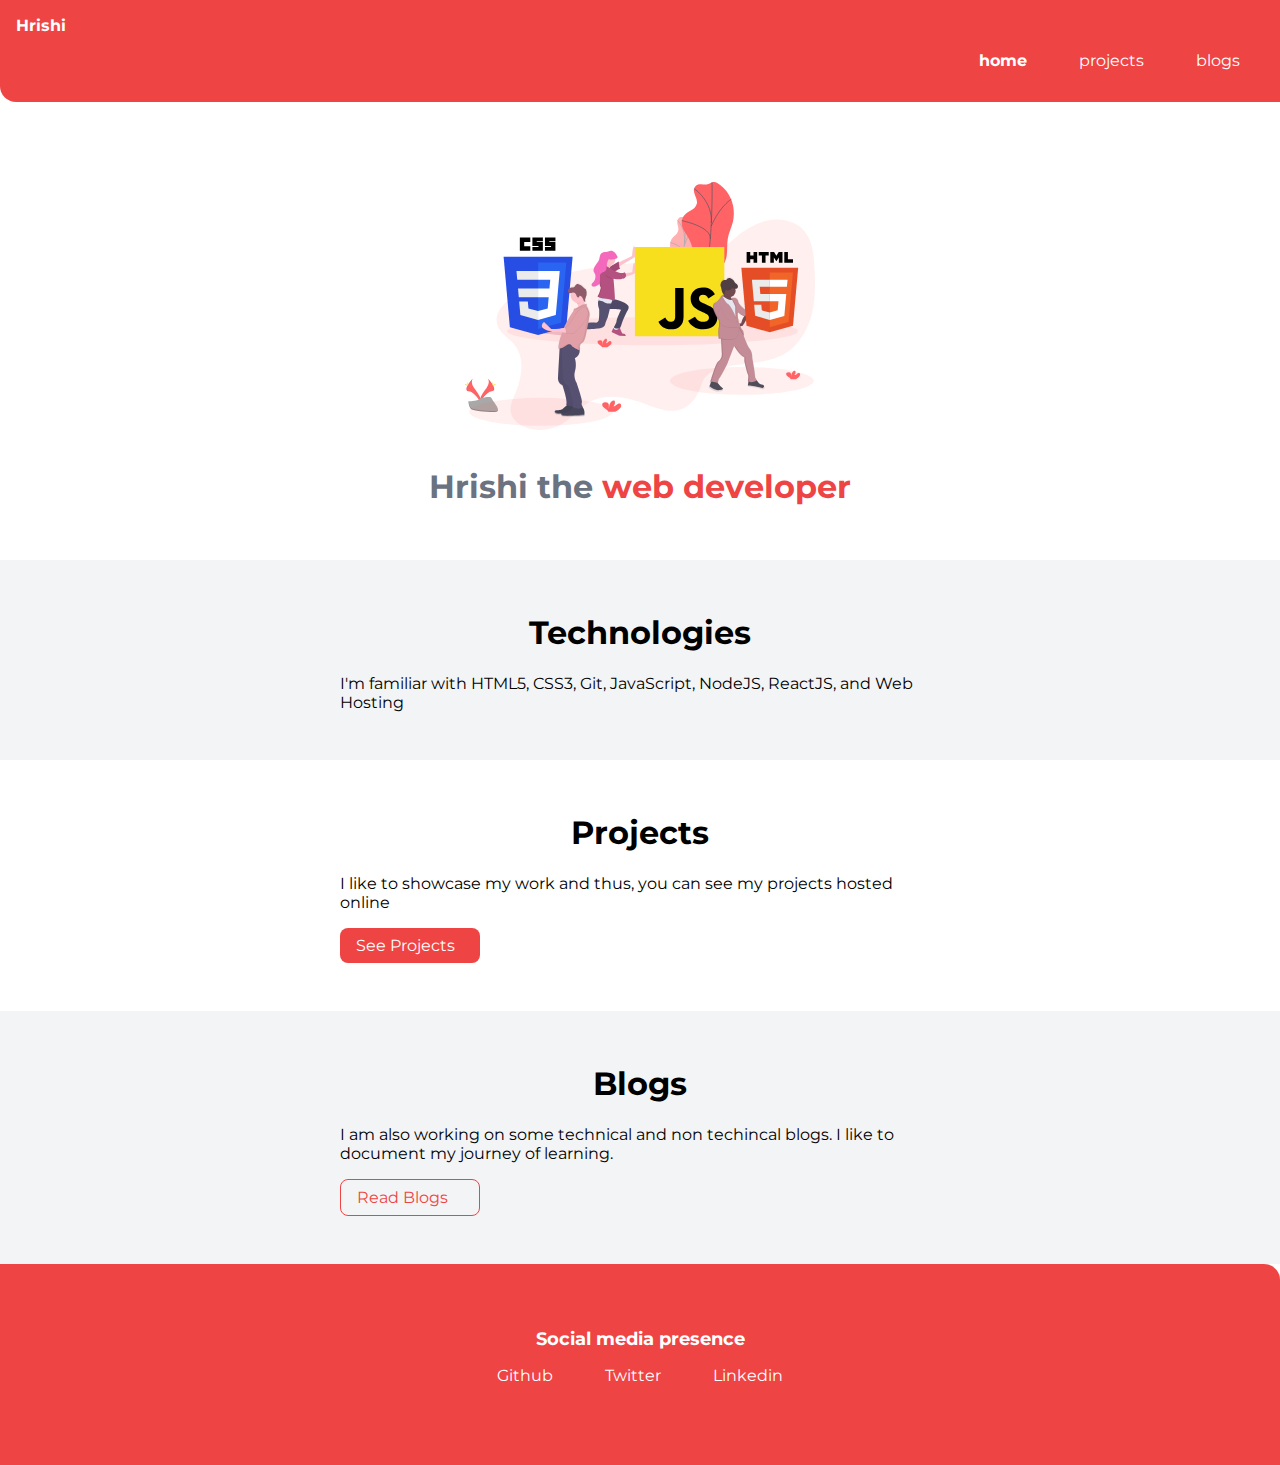
<file: index.html>
<!DOCTYPE html>
<html lang="en">
  <head>
    <meta charset="UTF-8" />
    <meta http-equiv="X-UA-Compatible" content="IE=edge" />
    <meta name="viewport" content="width=device-width, initial-scale=1.0" />
    <link href="styles.css" rel="stylesheet" />
    <title>Home | Hrishi</title>
  </head>
  <body>
    <nav class="navigation container">
      <div class="nav-brand">Hrishi</div>
      <ul class="list-non-bullet nav-pills">
        <li class="list-item-inline">
          <a class="link link-active" href="/">home</a>
        </li>
        <li class="list-item-inline">
          <a class="link" href="/projects.html">projects</a>
        </li>
        <li class="list-item-inline">
          <a class="link" href="/blogs.html">blogs</a>
        </li>
      </ul>
    </nav>

    <header class="hero">
      <img class="hero-img" src="images/hero.svg" />
      <h1 class="hero-heading">
        Hrishi the <span class="heading-inverted"> web developer</span>
      </h1>
    </header>

    <section class="section ow">
      <div class="container container-center">
        <h1>Technologies</h1>
        <p>
          I'm familiar with HTML5, CSS3, Git, JavaScript, NodeJS, ReactJS, and
          Web Hosting
        </p>
      </div>
    </section>

    <section class="section">
      <div class="container container-center">
        <h1>Projects</h1>
        <p>
          I like to showcase my work and thus, you can see my projects hosted
          online
        </p>
        <a class="link link-primary" href="/projects.html">See Projects</a>
      </div>
    </section>

    <section class="section ow">
      <div class="container container-center">
        <h1>Blogs</h1>
        <p>
          I am also working on some technical and non techincal blogs. I like to
          document my journey of learning.
        </p>
        <a class="link link-secondary" href="/blogs.html">Read Blogs</a>
      </div>
    </section>
    </div>
    
    <div>

    </div>

    <footer class="footer">
      <div class="footer-header">Social media presence</div>
      <ul class="social-links list-non-bullet">
        <li class="list-item-inline">
          <a class="link" href="https://github.com/hrishikeshmane"> Github </a>
        </li>
        <li class="list-item-inline">
          <a class="link" href="https://twitter.com/ihrishi_"> Twitter </a>
        </li>
        <li class="list-item-inline">
          <a
            class="link"
            href="https://www.linkedin.com/in/hrishikesh-mane-755bab16a/"
          >
            Linkedin
          </a>
        </li>
      </ul>
    </footer>
  </body>
</html>
</file>
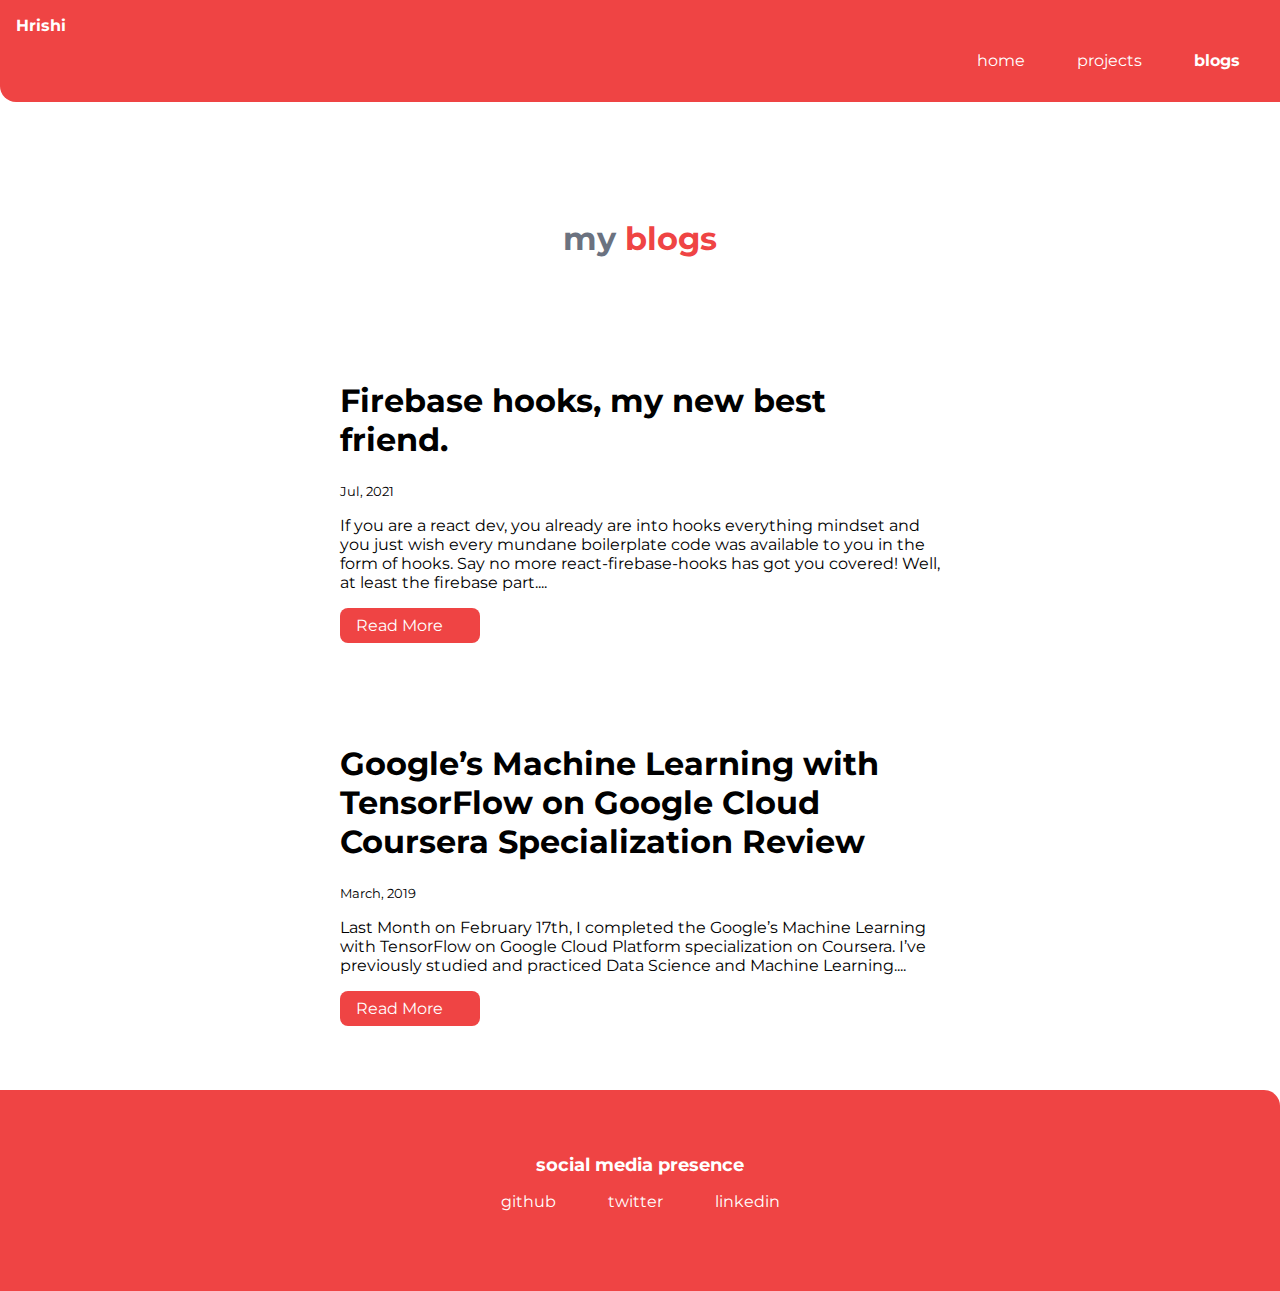
<file: blogs.html>
<!DOCTYPE html>
<html lang="en">
  <head>
    <meta charset="UTF-8" />
    <meta name="viewport" content="width=device-width, initial-scale=1.0" />
    <link href="styles.css" rel="stylesheet" />
    <title>Blogs | Hrishi</title>
  </head>
  <body>
    <nav class="navigation container">
      <div class="nav-brand">Hrishi</div>
      <ul class="list-non-bullet nav-pills">
        <li class="list-item-inline">
          <a class="link" href="/">home</a>
        </li>
        <li class="list-item-inline">
          <a class="link" href="/projects.html">projects</a>
        </li>
        <li class="list-item-inline">
          <a class="link link-active" href="/blogs.html">blogs</a>
        </li>
      </ul>
    </nav>
    <header class="hero">
      <h1 class="hero-heading">
        my <span class="heading-inverted"> blogs</span>
      </h1>
    </header>

    <ul class="list-non-bullet">
      <li>
        <article class="showcase-list container container-center">
          <h1>Firebase hooks, my new best friend.</h1>
          <small>Jul, 2021</small>
          <p>
           If you are a react dev, you already are into hooks everything mindset and you just wish every mundane boilerplate code was available to you in the form of hooks. Say no more react-firebase-hooks has got you covered! Well, at least the firebase part....
          </p>

          <a
            class="link link-primary"
            href="/blogs/blog2.html"
            >Read More</a
          >
        </article>
      </li>

      <li>
        <article class="showcase-list container container-center">
          <h1>Google’s Machine Learning with TensorFlow on Google Cloud Coursera Specialization Review</h1>
          <small>March, 2019</small>
          <p>
           Last Month on February 17th, I completed the Google’s Machine Learning with TensorFlow on Google Cloud Platform specialization on Coursera. I’ve previously studied and practiced Data Science and Machine Learning....
          </p>

          <a
            class="link link-primary"
            href="/blogs/blog1.html"
            >Read More</a
          >
        </article>
      </li>
    </ul>

    <footer class="footer">
      <div class="footer-header">social media presence</div>
      <ul class="social-links list-non-bullet">
        <li class="list-item-inline">
          <a class="link" href="https://github.com/tanaypratap"> github </a>
        </li>
        <li class="list-item-inline">
          <a class="link" href="https://twitter.com/tanaypratap"> twitter </a>
        </li>
        <li class="list-item-inline">
          <a class="link" href="https://linkedin.com/in/tanaypratap">
            linkedin
          </a>
        </li>
      </ul>
  </body>
</html>
</file>
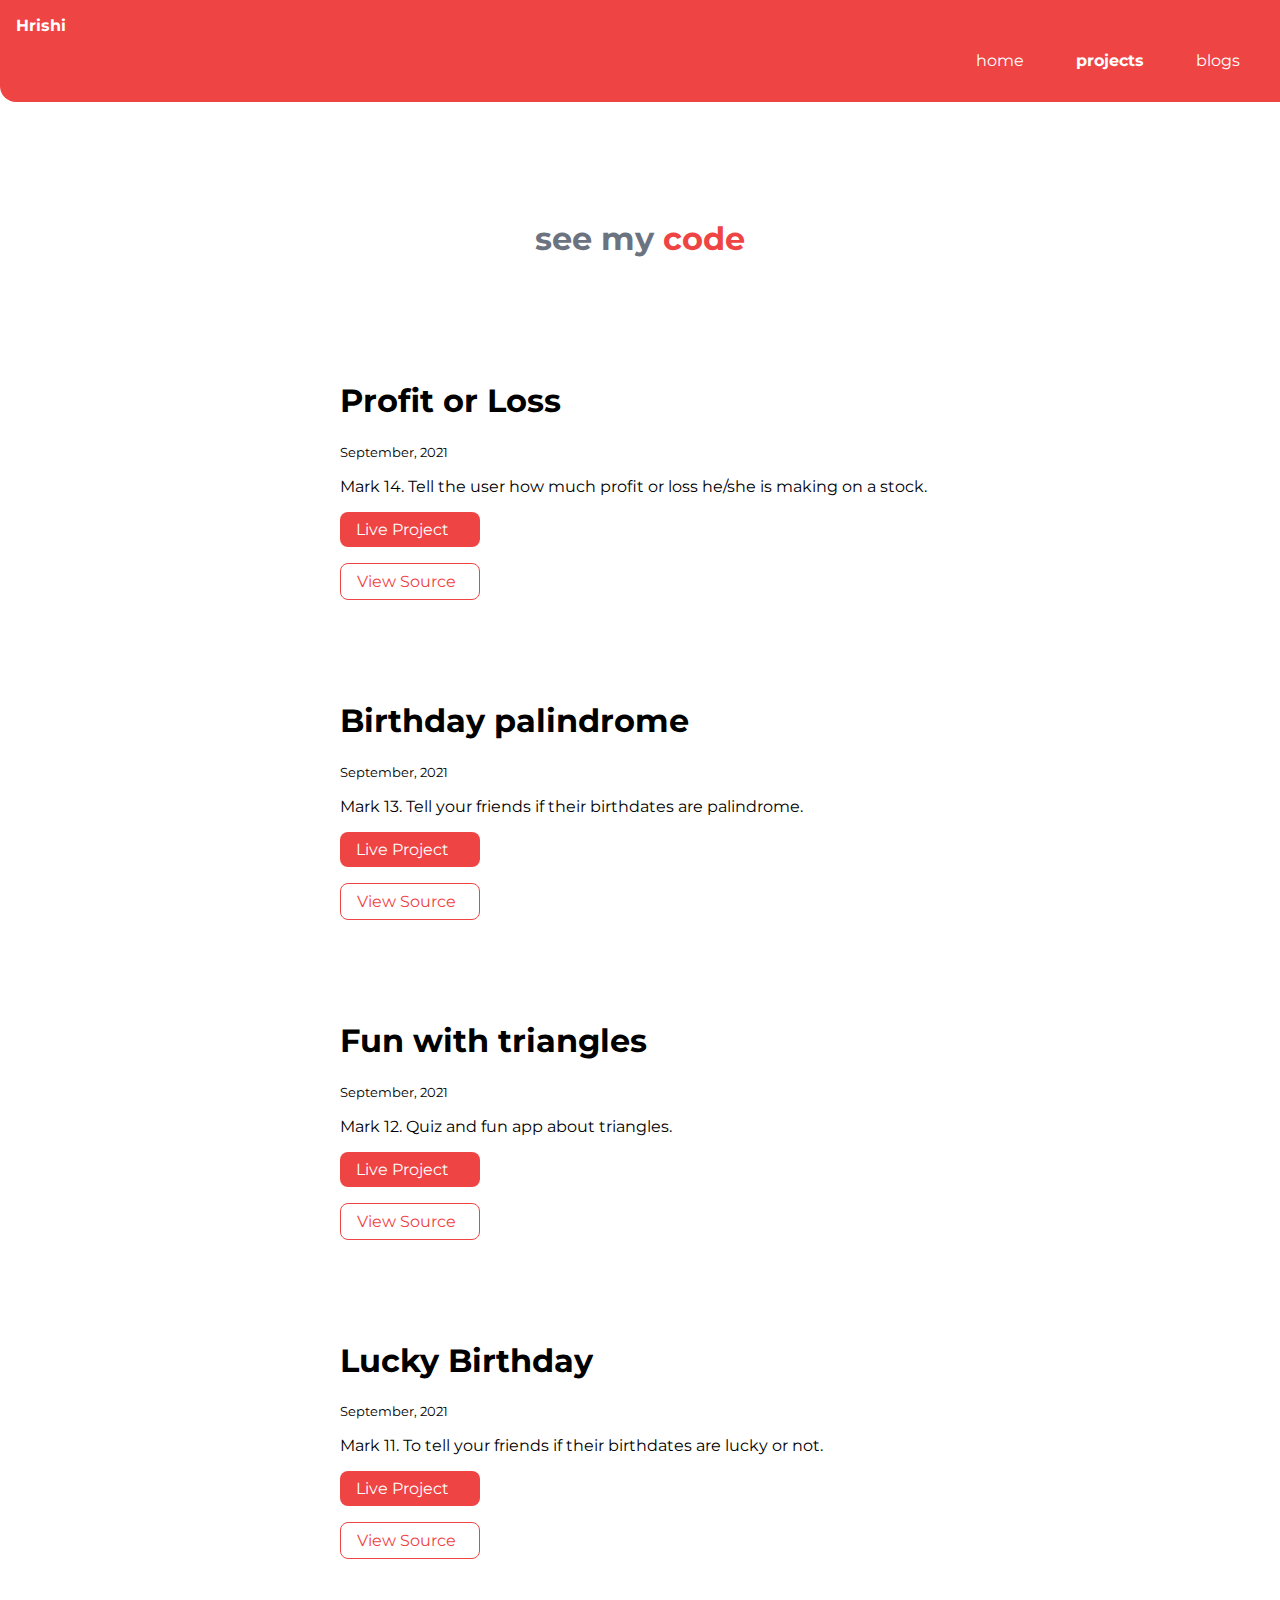
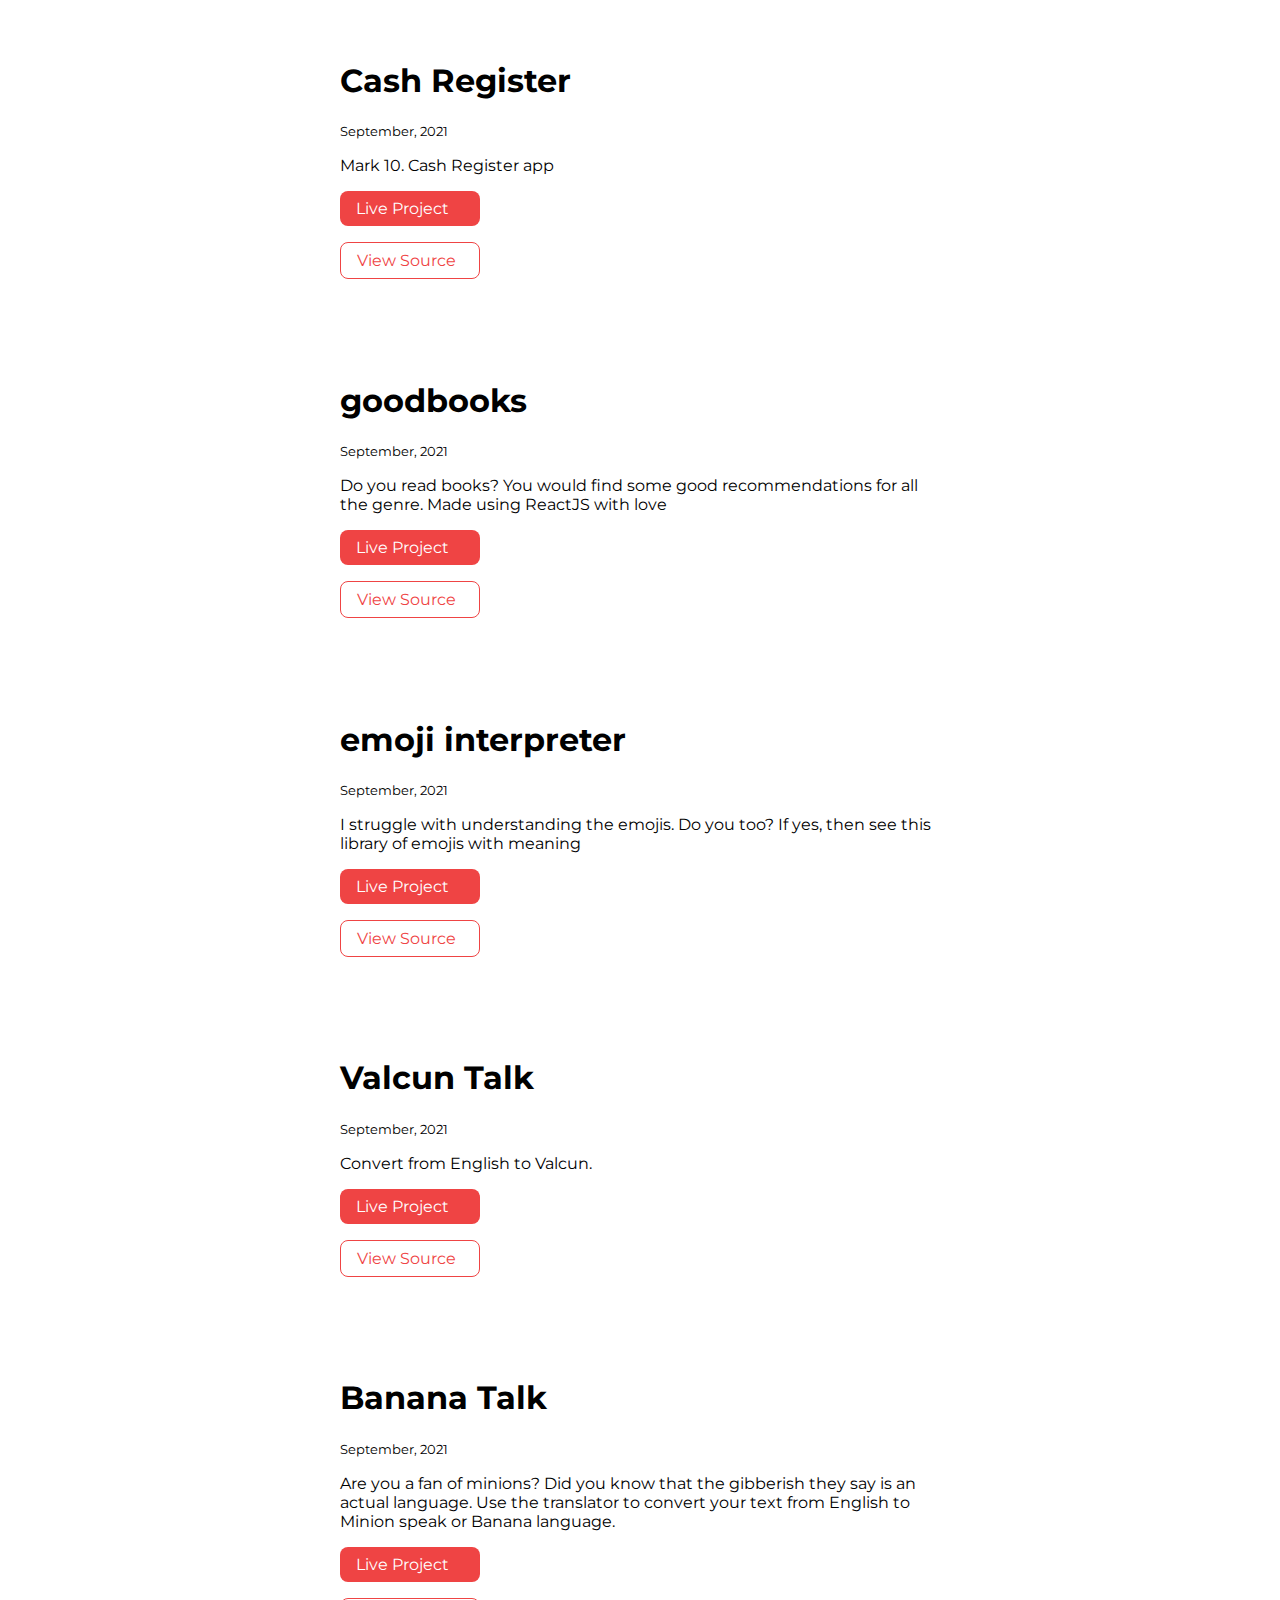
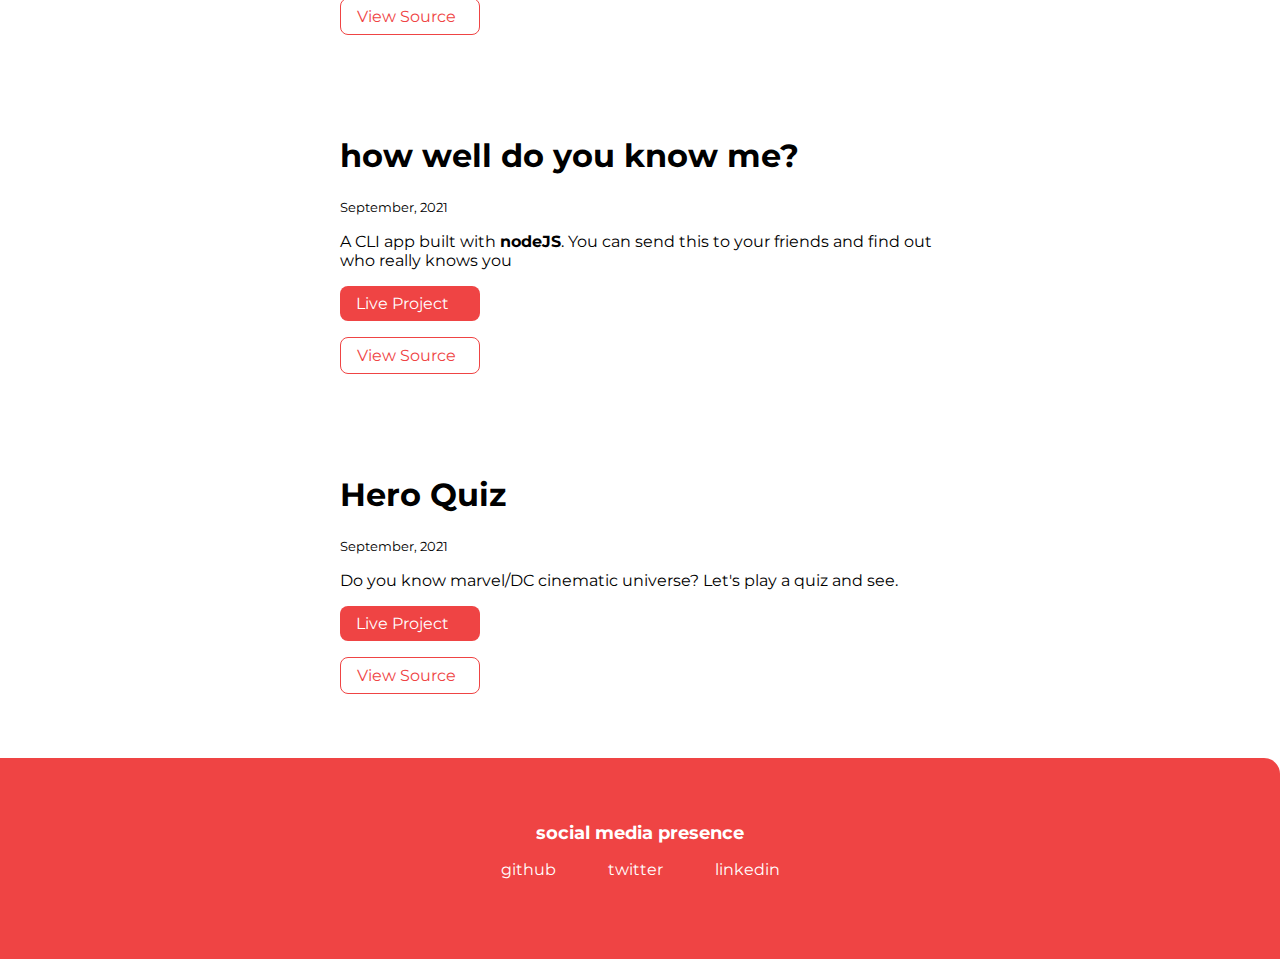
<file: projects.html>
<!DOCTYPE html>
<html lang="en">
  <head>
    <meta charset="UTF-8" />
    <meta name="viewport" content="width=device-width, initial-scale=1.0" />
    <link href="styles.css" rel="stylesheet" />
    <title>Projects | Hrishi</title>
  </head>
  <body>
    <nav class="navigation container">
      <div class="nav-brand">Hrishi</div>
      <ul class="list-non-bullet nav-pills">
        <li class="list-item-inline">
          <a class="link" href="/">home</a>
        </li>
        <li class="list-item-inline">
          <a class="link link-active" href="/projects.html">projects</a>
        </li>
        <li class="list-item-inline">
          <a class="link" href="/blogs.html">blogs</a>
        </li>
      </ul>
    </nav>

    <header class="hero">
      <h1 class="hero-heading">
        see my <span class="heading-inverted"> code</span>
      </h1>
    </header>

    <ul class="list-non-bullet">
      <li>
        <article class="showcase-list container container-center">
          <h1>Profit or Loss</h1>
          <small>September, 2021</small>
          <p>
            Mark 14. Tell the user how much profit or loss he/she is making on a
            stock.
          </p>

          <a class="link link-primary" href="https://csb-eqm26.netlify.app/"
            >Live Project</a
          >
          <a
            class="link link-secondary"
            href="https://github.com/hrishikeshmane/profitloss-mark14/tree/main/"
            >View Source</a
          >
        </article>
      </li>

      <li>
        <article class="showcase-list container container-center">
          <h1>Birthday palindrome</h1>
          <small>September, 2021</small>
          <p>Mark 13. Tell your friends if their birthdates are palindrome.</p>

          <a class="link link-primary" href="https://csb-1dwum.netlify.app/"
            >Live Project</a
          >
          <a
            class="link link-secondary"
            href="https://github.com/hrishikeshmane/birthday-palindrome-mark13/tree/main/"
            >View Source</a
          >
        </article>
      </li>

      <li>
        <article class="showcase-list container container-center">
          <h1>Fun with triangles</h1>
          <small>September, 2021</small>
          <p>Mark 12. Quiz and fun app about triangles.</p>

          <a class="link link-primary" href="https://csb-7c5u9.netlify.app/"
            >Live Project</a
          >
          <a
            class="link link-secondary"
            href="https://github.com/hrishikeshmane/Triangle-mark12/tree/main/"
            >View Source</a
          >
        </article>
      </li>

      <li>
        <article class="showcase-list container container-center">
          <h1>Lucky Birthday</h1>
          <small>September, 2021</small>
          <p>
            Mark 11. To tell your friends if their birthdates are lucky or not.
          </p>

          <a class="link link-primary" href="https://csb-b73mr.netlify.app/"
            >Live Project</a
          >
          <a
            class="link link-secondary"
            href="https://github.com/hrishikeshmane/birthday-lucky-mark11/tree/main/"
            >View Source</a
          >
        </article>
      </li>

      <li>
        <article class="showcase-list container container-center">
          <h1>Cash Register</h1>
          <small>September, 2021</small>
          <p>Mark 10. Cash Register app</p>

          <a class="link link-primary" href="https://csb-pcy2e.netlify.app/"
            >Live Project</a
          >
          <a
            class="link link-secondary"
            href="https://github.com/hrishikeshmane/Cash-manager-mark10/tree/main/"
            >View Source</a
          >
        </article>
      </li>

      <li>
        <article class="showcase-list container container-center">
          <h1>goodbooks</h1>
          <small>September, 2021</small>
          <p>
            Do you read books? You would find some good recommendations for all
            the genre. Made using ReactJS with love
          </p>

          <a class="link link-primary" href="https://csb-3jlj1.netlify.app/"
            >Live Project</a
          >
          <a
            class="link link-secondary"
            href="https://github.com/hrishikeshmane/good-books/tree/main/"
            >View Source</a
          >
        </article>
      </li>

      <li>
        <article class="showcase-list container container-center">
          <h1>emoji interpreter</h1>
          <small>September, 2021</small>
          <p>
            I struggle with understanding the emojis. Do you too? If yes, then
            see this library of emojis with meaning
          </p>

          <a class="link link-primary" href="https://csb-0k7d2.netlify.app/"
            >Live Project</a
          >
          <a
            class="link link-secondary"
            href="https://github.com/hrishikeshmane/emoji-interpreter/tree/main/"
            >View Source</a
          >
        </article>
      </li>

      <li>
        <article class="showcase-list container container-center">
          <h1>Valcun Talk</h1>
          <small>September, 2021</small>
          <p>Convert from English to Valcun.</p>

          <a class="link link-primary" href="https://vulcantalk26.netlify.app/"
            >Live Project</a
          >
          <a
            class="link link-secondary"
            href="https://github.com/hrishikeshmane/Vulcan-talk-mark7"
            >View Source</a
          >
        </article>
      </li>

      <li>
        <article class="showcase-list container container-center">
          <h1>Banana Talk</h1>
          <small>September, 2021</small>
          <p>
            Are you a fan of minions? Did you know that the gibberish they say
            is an actual language. Use the translator to convert your text from
            English to Minion speak or Banana language.
          </p>

          <a
            class="link link-primary"
            href="https://github.com/hrishikeshmane/Bananna-talk-mark6"
            >Live Project</a
          >
          <a
            class="link link-secondary"
            href="https://bananatalk26.netlify.app/"
            >View Source</a
          >
        </article>
      </li>

      <li>
        <article class="showcase-list container container-center">
          <h1>how well do you know me?</h1>
          <small>September, 2021</small>
          <p>
            A CLI app built with <strong>nodeJS</strong>. You can send this to
            your friends and find out who really knows you
          </p>

          <a
            class="link link-primary"
            href="https://replit.com/@hrishikeshmane/FriendQuiz?embed=true"
            >Live Project</a
          >
          <a
            class="link link-secondary"
            href="https://github.com/hrishikeshmane/FriendQuiz"
            >View Source</a
          >
        </article>
      </li>

      <li>
        <article class="showcase-list container container-center">
          <h1>Hero Quiz</h1>
          <small>September, 2021</small>
          <p>
            Do you know marvel/DC cinematic universe? Let's play a quiz and see.
          </p>

          <a
            class="link link-primary"
            href="https://replit.com/@hrishikeshmane/HeroGame?embed=true"
            >Live Project</a
          >
          <a
            class="link link-secondary"
            href="https://github.com/hrishikeshmane/HeroGame"
            >View Source</a
          >
        </article>
      </li>
    </ul>

    <footer class="footer">
      <div class="footer-header">social media presence</div>
      <ul class="social-links list-non-bullet">
        <li class="list-item-inline">
          <a class="link" href="https://github.com/tanaypratap"> github </a>
        </li>
        <li class="list-item-inline">
          <a class="link" href="https://twitter.com/tanaypratap"> twitter </a>
        </li>
        <li class="list-item-inline">
          <a class="link" href="https://linkedin.com/in/tanaypratap">
            linkedin
          </a>
        </li>
      </ul>
    </footer>
  </body>
</html>
</file>
<file: styles.css>
@import url("https://fonts.googleapis.com/css2?family=Montserrat:wght@400;700&display=swap");

:root {
  --primary-color: #ef4444;
  --off-white: #f3f4f6;
  --dark-gray: #6b7280;
}

body {
  font-family: "Montserrat", sans-serif;
  margin: 0px;
}

hr {
  margin: 2rem 0rem;
}

/** spaces **/
.margin-md {
  margin: 2rem;
}

/** container **/
.container {
  padding: 0rem 1rem;
}

.container-center {
  max-width: 600px;
  margin: auto;
}

/** links **/
.link {
  box-sizing: border-box;
  text-decoration: none;
  padding: 0.5rem 1rem;
}

.link-primary {
  background-color: var(--primary-color);
  border-radius: 0.5rem;
  color: white;
  display: block;
  max-width: 140px;
  margin: 1rem 1rem 1rem 0rem;
}

.link-secondary {
  color: var(--primary-color);
  border-radius: 0.5rem;
  border: 1px solid var(--primary-color);
  display: block;
  max-width: 140px;
  margin: 1rem 1rem 1rem 0rem;
}

/** lists **/
.list-non-bullet {
  list-style: none;
  padding-inline-start: 0px;
}

.list-item-inline {
  display: inline;
  padding: 0rem 0.5rem;
}

/** navigation **/
.navigation {
  background-color: var(--primary-color);
  color: white;
  padding: 1rem;
  border-bottom-left-radius: 1rem;
}

.navigation .nav-brand {
  font-weight: bold;
}

.navigation .nav-pills {
  text-align: right;
}

.navigation .link {
  color: white;
}

.navigation .link-active {
  font-weight: bold;
}

/** header **/
.hero {
  padding: 2rem;
  padding-top: 5rem;
}

.hero .hero-img {
  max-width: 80%;
  width: 350px;
  display: block;
  margin: auto;
}

.hero .hero-heading {
  text-align: center;
  padding-top: 1rem;
  color: var(--dark-gray);
}

.hero .hero-heading .heading-inverted {
  color: var(--primary-color);
}

/** sections **/
.section {
  padding: 2rem;
}

.section h1 {
  text-align: center;
}

.ow {
  background-color: var(--off-white);
}

/** footers **/
.footer {
  background-color: var(--primary-color);
  padding: 4rem 1rem;
  text-align: center;
  color: white;
  border-top-right-radius: 1rem;
}

.footer .link {
  color: white;
}

.footer .footer-header {
  font-weight: bold;
  font-size: large;
}

.footer ul {
  padding-inline-start: 0px;
}

/** projects **/
.showcase-list {
  padding: 2rem;
}

/** blogs **/
.showcase-blog {
  padding-bottom: 6rem;
}

.image-container {
  display: flex;
  margin: auto;
}
</file>
